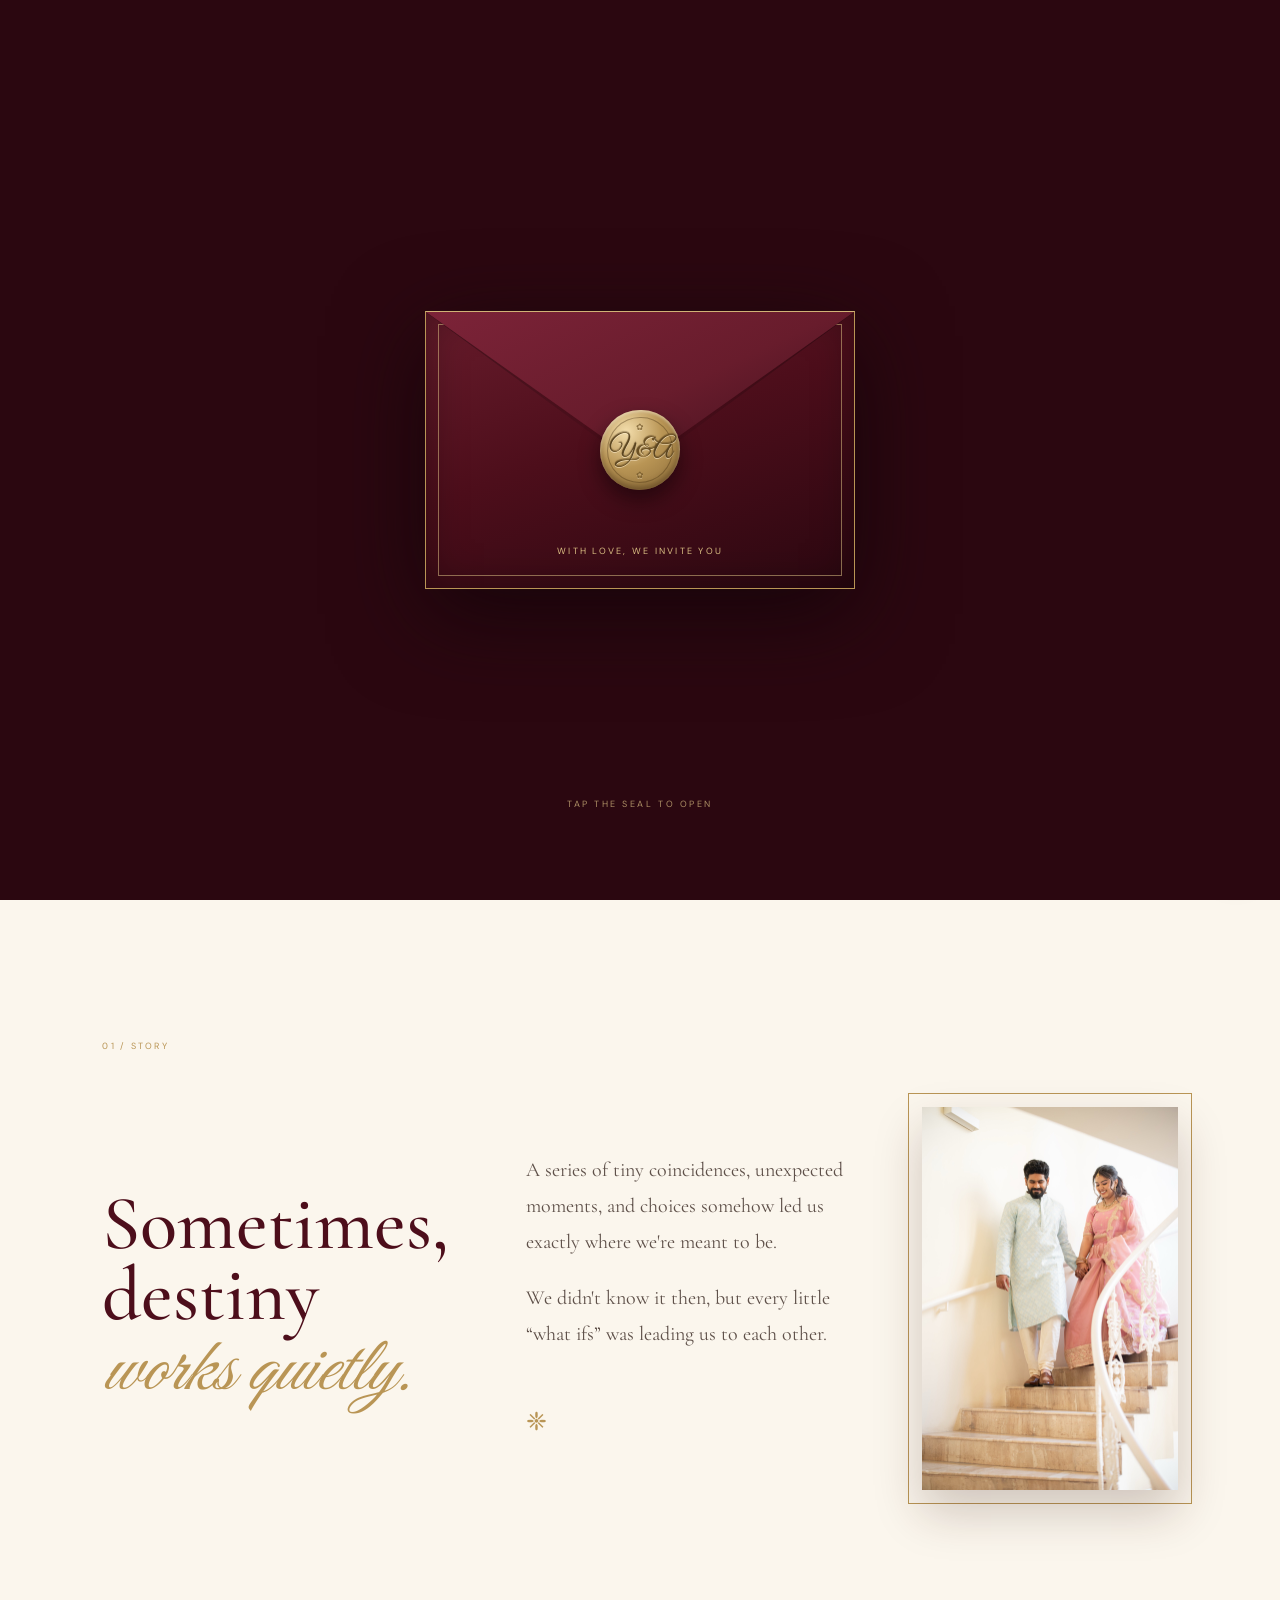
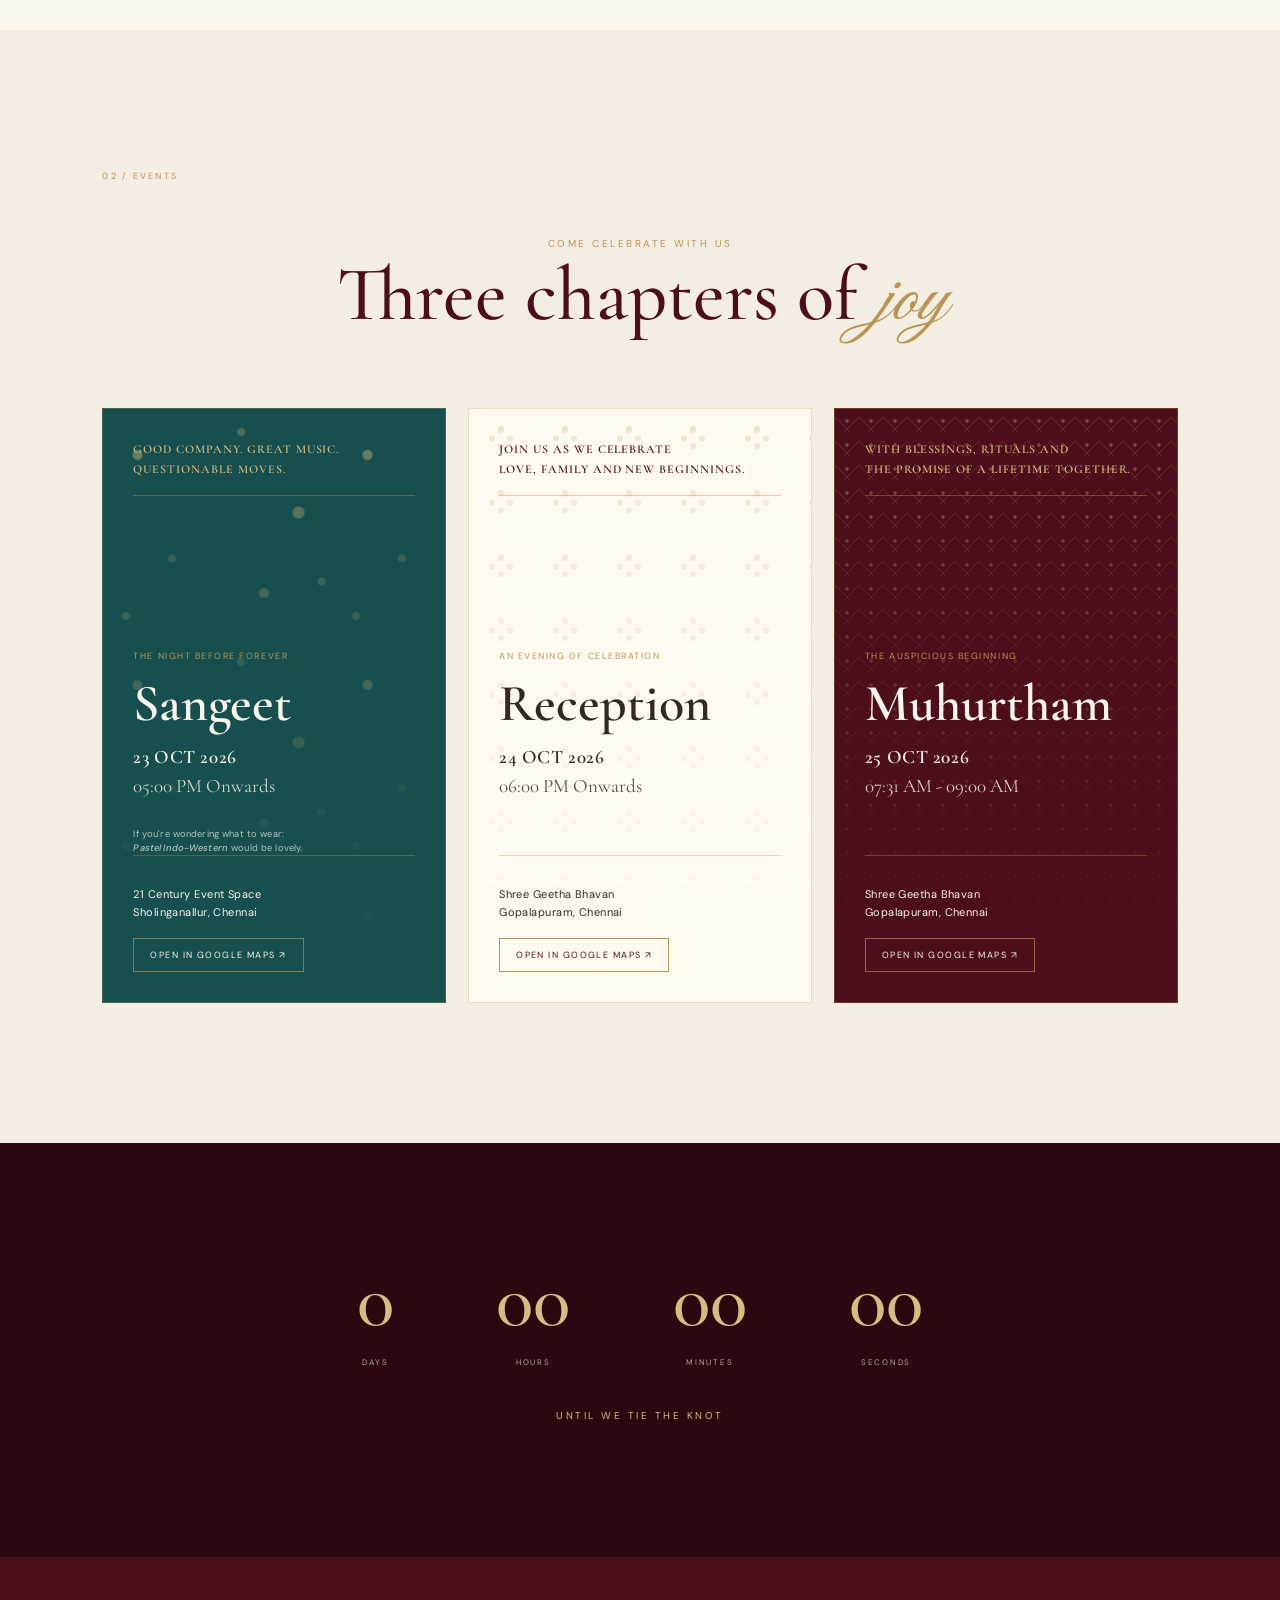
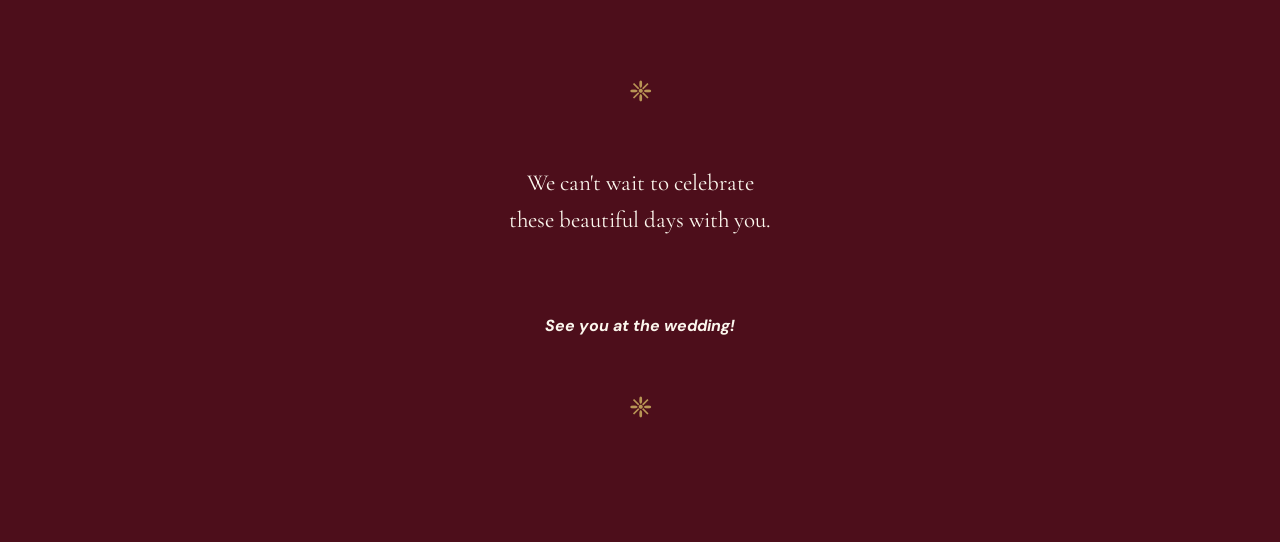
<file: 23,24,25-October/index.html>
<!doctype html>
<html lang="en">
<head>
<meta charset="utf-8"><meta name="viewport" content="width=device-width,initial-scale=1">
<meta name="theme-color" content="#4d0e1b">
<title>Yuvaraaj & Akshaya — Our Wedding</title>
<link rel="preconnect" href="https://fonts.googleapis.com"><link rel="preconnect" href="https://fonts.gstatic.com" crossorigin>
<link href="https://fonts.googleapis.com/css2?family=Cormorant+Garamond:wght@400;500;600;700&family=DM+Sans:wght@400;500;600&family=Great+Vibes&family=Marcellus&family=Parisienne&display=swap" rel="stylesheet">
<link rel="stylesheet" href="css/style.css">
</head>
<body class="locked">

<div class="envelope-screen" id="envelopeScreen">
  <div class="envelope" id="envelope">
    <div class="envelope-body">
      <button class="seal" id="sealButton" aria-label="Open invitation"><span class="seal-flourish top">✿</span><span class="seal-monogram">Y<i>&</i>A</span><span class="seal-flourish bottom">✿</span></button><p>With love, we invite you</p>
    </div>
    <div class="envelope-flap"></div>
    <div class="invitation-card">
      <div class="card-border">
        <span class="ornament">✦</span>
        <p class="eyebrow">With the blessings of our families</p>
        <h1>Yuvaraaj & Akshaya</h1>
        <p class="invite-line">joyfully invite you to celebrate<br>the beginning of our forever</p>
        <p class="card-date">23 · 24 · 25 October 2026</p><p class="card-place">Chennai</p>
        <span class="ornament">❈</span>
      </div>
    </div>
  </div>
  <p class="open-hint" id="openHint">Tap the seal to open</p>
  <audio id="bgMusic" src="audio/song.mp3" loop preload="none"></audio>
</div>

<button class="sound-toggle" id="soundToggle" aria-label="Toggle music" hidden>♪</button>

<header class="site-nav">
  <a class="brand" href="#home">Y <span>&</span> A</a>
  <nav><a href="#story">Story</a><a href="#events">Events</a></nav>
</header>

<main>
<section class="hero reveal" id="home">
  <div class="motif motif-left">✺</div><div class="hero-copy">
    <h2>Yuvaraaj</h2><h3><i>&</i></h3><h2>Akshaya</h2>
    <div class="gold-rule"></div><p class="hero-date">25 · 10 · 2026</p>
    <p class="hero-note">Three days. Three celebrations.<br>One beautiful beginning.</p>
  </div><div class="motif motif-right">✺</div><div class="kolam">◇ ◇ ◇</div>
</section>

<section class="story section reveal" id="story">
  <div class="section-label">01 / Story</div><div class="story-grid">
    <div><h3>Sometimes, destiny<br><i>works quietly.</i></h3></div>
    <div class="story-copy"><p>A series of tiny coincidences, unexpected moments, and choices somehow led us exactly where we're meant to be.</p>
    <p>We didn't know it then, but every little “what ifs” was leading us to each other.</p><div class="tiny-ornament">❈</div></div>
    <div class="story-photo"><img src="images/couple-stairs.jpeg" alt="Akshaya and YuvaraaJ"></div>
  </div>
</section>

<section class="events section reveal" id="events">
  <div class="section-label">02 / Events</div><div class="section-heading"><p class="eyebrow">Come celebrate with us</p><h3>Three chapters of <i>joy</i></h3></div>
  <div class="event-grid">
    <article class="event-card sangeet"><div class="event-texture bokeh-texture"></div><p class="event-tagline-small">Good Company. Great Music.<br>Questionable Moves.</p>
      <div class="event-spacer"></div><p class="event-kicker">The night before forever</p><h4>Sangeet</h4>
      <div class="event-datetime-big"><span class="event-date">23 OCT 2026</span><span class="event-time">05:00 PM Onwards</span></div>
      <p class="dress-code">If you're wondering what to wear: <br><i>Pastel Indo-Western</i> would be lovely.</p>
      <div class="event-venue">21 Century Event Space<br>Sholinganallur, Chennai<br><a class="card-map-button" target="_blank" rel="noopener" href="https://www.google.com/maps/search/?api=1&query=21+Century+Event+Space+Sholinganallur+Chennai">Open in Google Maps ↗</a></div></article>
    <article class="event-card reception"><div class="event-texture floral-texture"></div><p class="event-tagline-small">Join us as we celebrate<br>love, family and new beginnings.</p>
      <div class="event-spacer"></div><p class="event-kicker">An evening of celebration</p><h4>Reception</h4>
      <div class="event-datetime-big"><span class="event-date">24 OCT 2026</span><span class="event-time">06:00 PM Onwards</span></div><div class="event-venue">Shree Geetha Bhavan<br>Gopalapuram, Chennai<br><a class="card-map-button" target="_blank" rel="noopener" href="https://maps.app.goo.gl/RfTNdbBHobpae8vCA?g_st=ic">Open in Google Maps ↗</a></div></article>
    <article class="event-card muhurtham"><div class="event-texture kolam-texture"></div><p class="event-tagline-small">With blessings, rituals and<br>the promise of a lifetime together.</p>
      <div class="event-spacer"></div><p class="event-kicker">The auspicious beginning</p><h4>Muhurtham</h4>
      <div class="event-datetime-big"><span class="event-date">25 OCT 2026</span><span class="event-time">07:31 AM - 09:00 AM</span></div><div class="event-venue">Shree Geetha Bhavan<br>Gopalapuram, Chennai<br><a class="card-map-button" target="_blank" rel="noopener" href="https://www.google.com/maps/search/?api=1&query=13.0495738,80.2584821">Open in Google Maps ↗</a></div></article>
  </div>
</section>

<section class="countdown section reveal">
  <div class="countdown-grid"><div><strong id="days">—</strong><span>Days</span></div><div><strong id="hours">—</strong><span>Hours</span></div>
  <div><strong id="minutes">—</strong><span>Minutes</span></div><div><strong id="seconds">—</strong><span>Seconds</span></div></div> <br><br>
  <p class="eyebrow">Until we tie the knot</p>
</section>

<section class="closing reveal"><div class="closing-ornament">❈</div><p>We can't wait to celebrate<br>these beautiful days with you.</p>
<h4><i>See you at the wedding!</i></h4><div class="closing-ornament">❈</div></section>
</main>
<script src="js/script.js"></script>
</body></html>
</file>
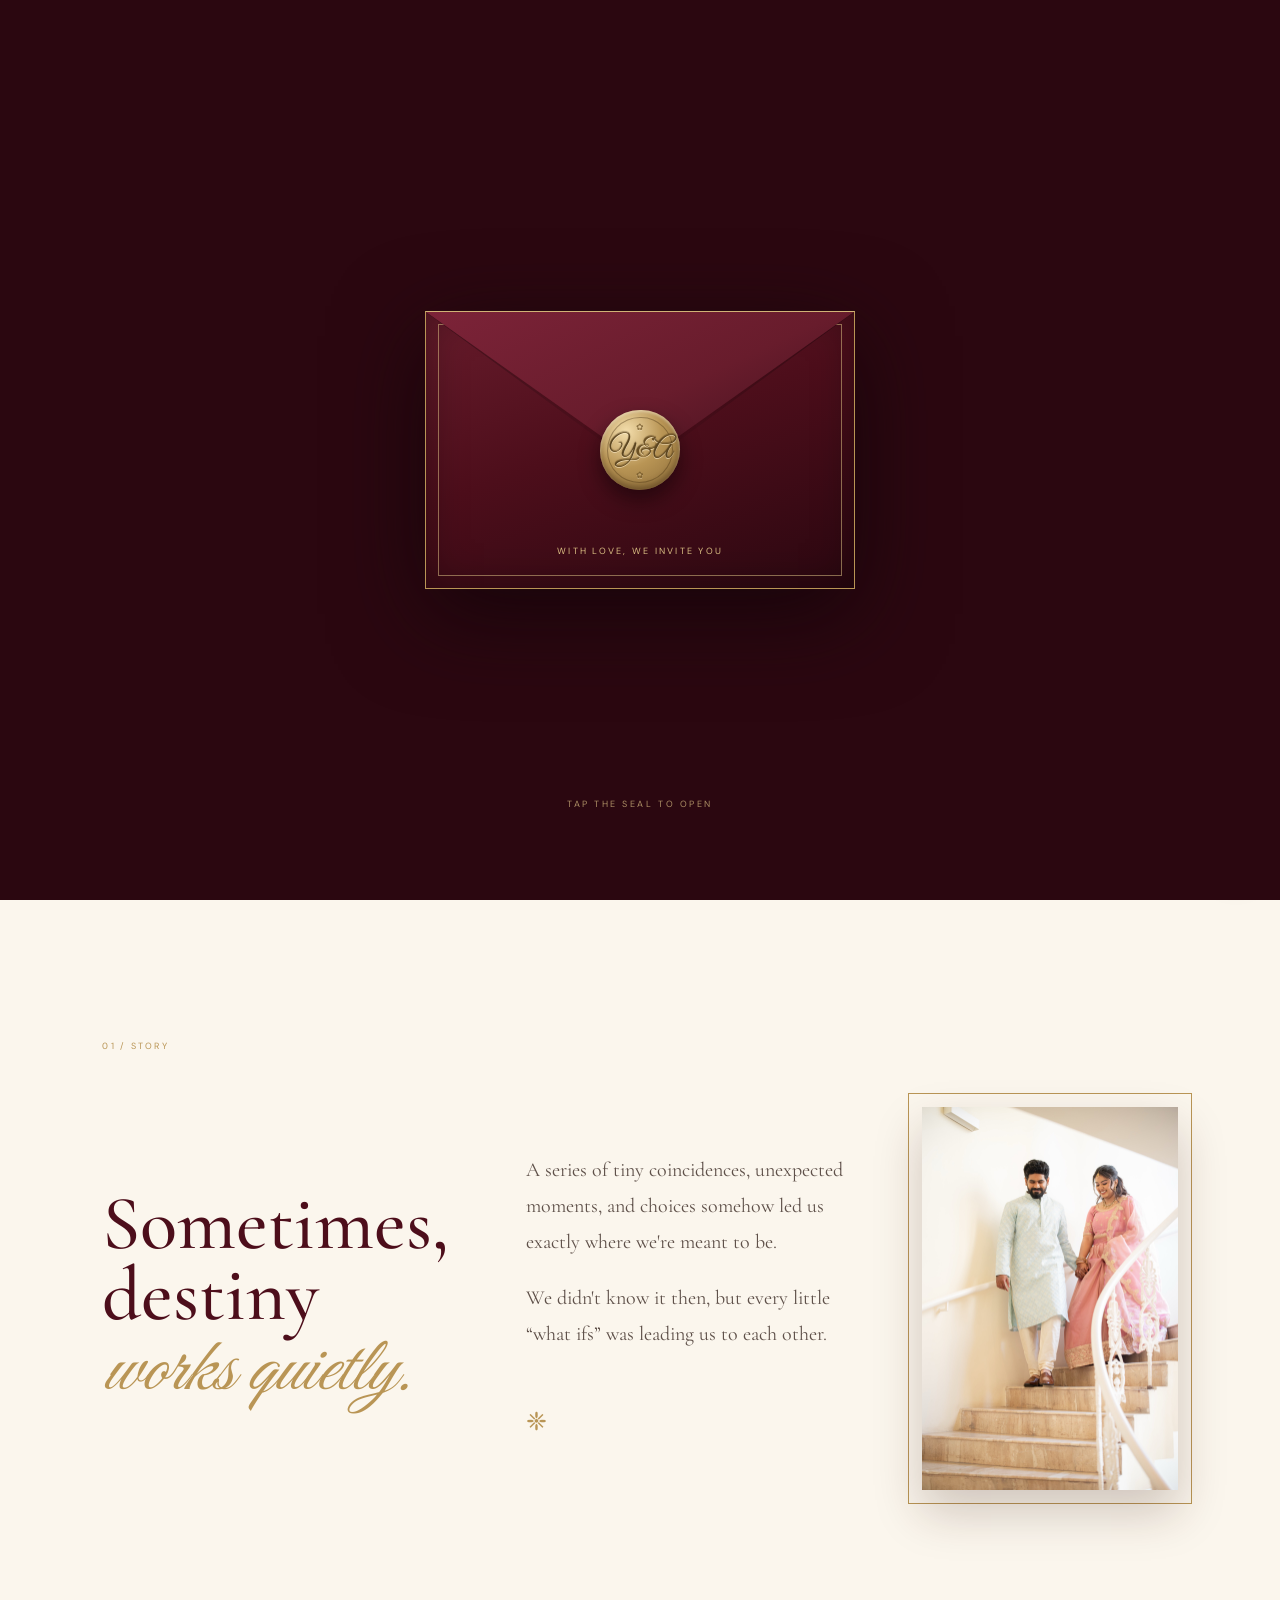
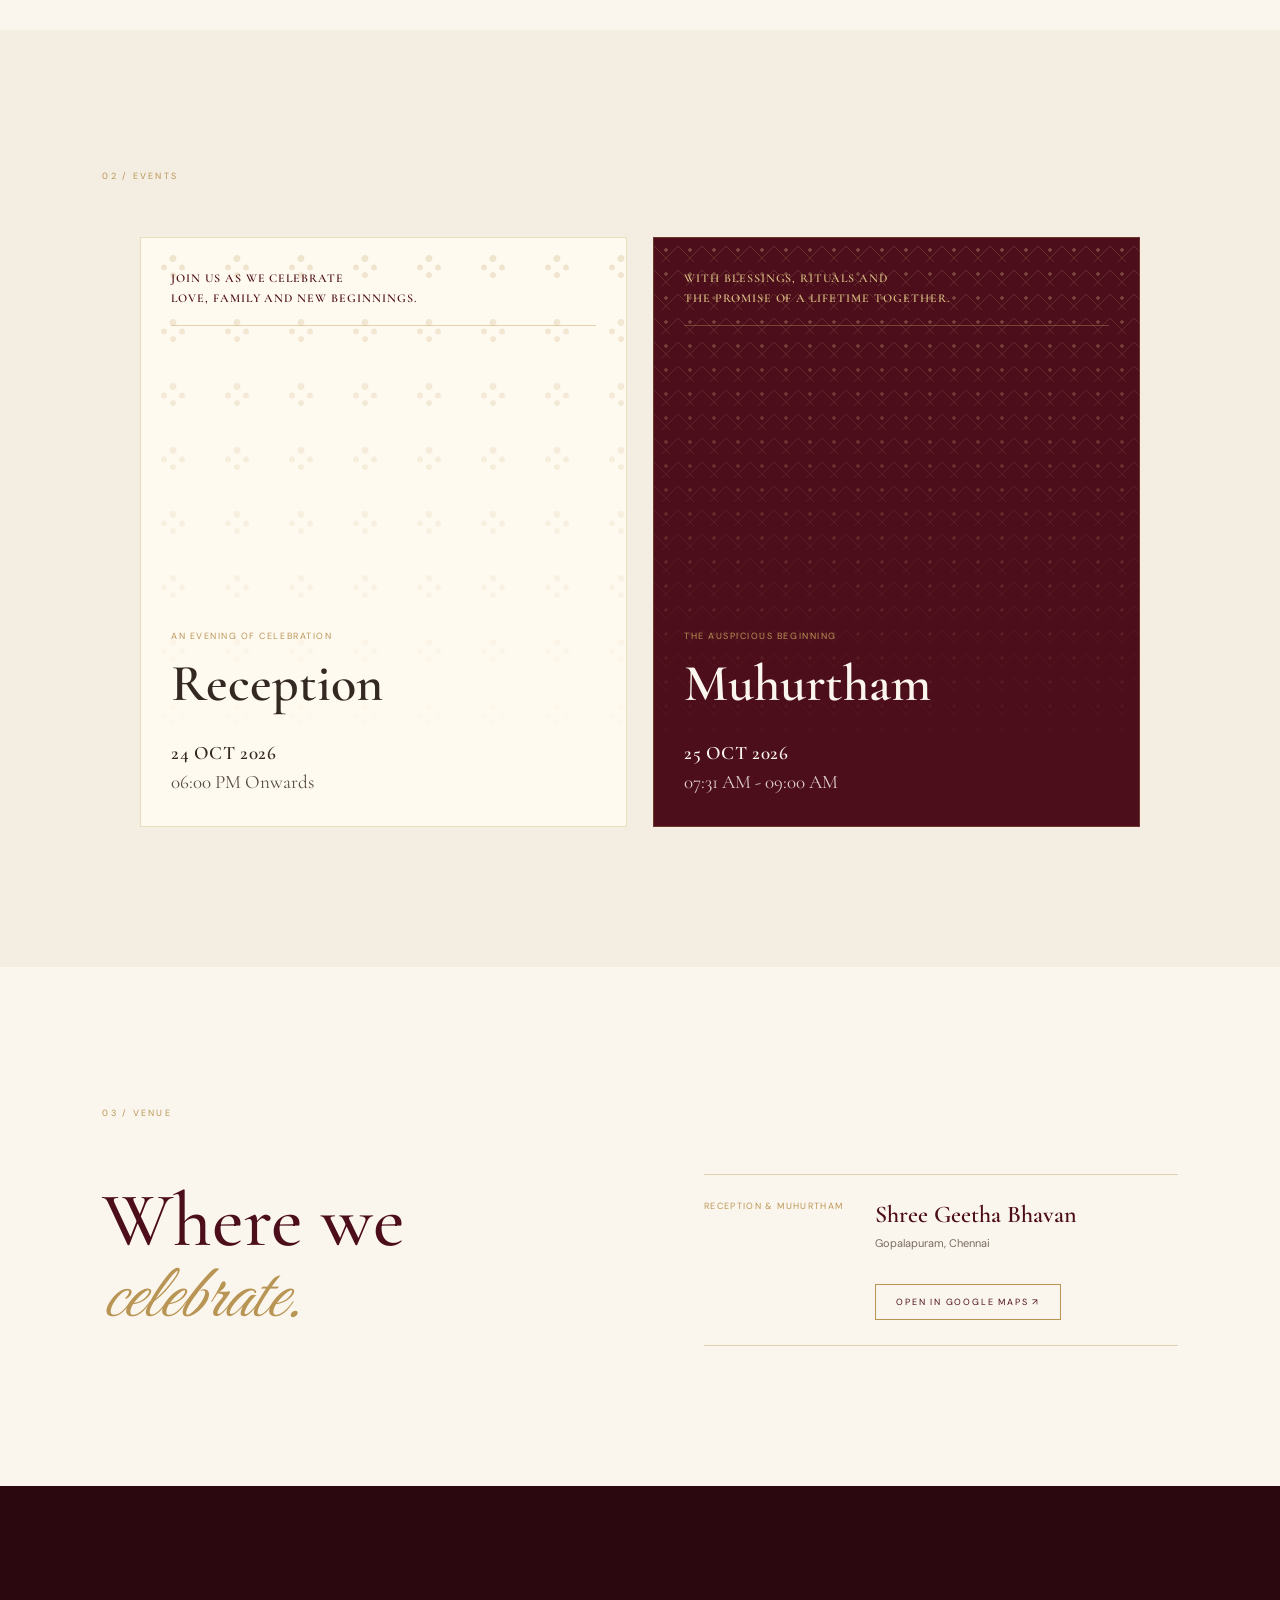
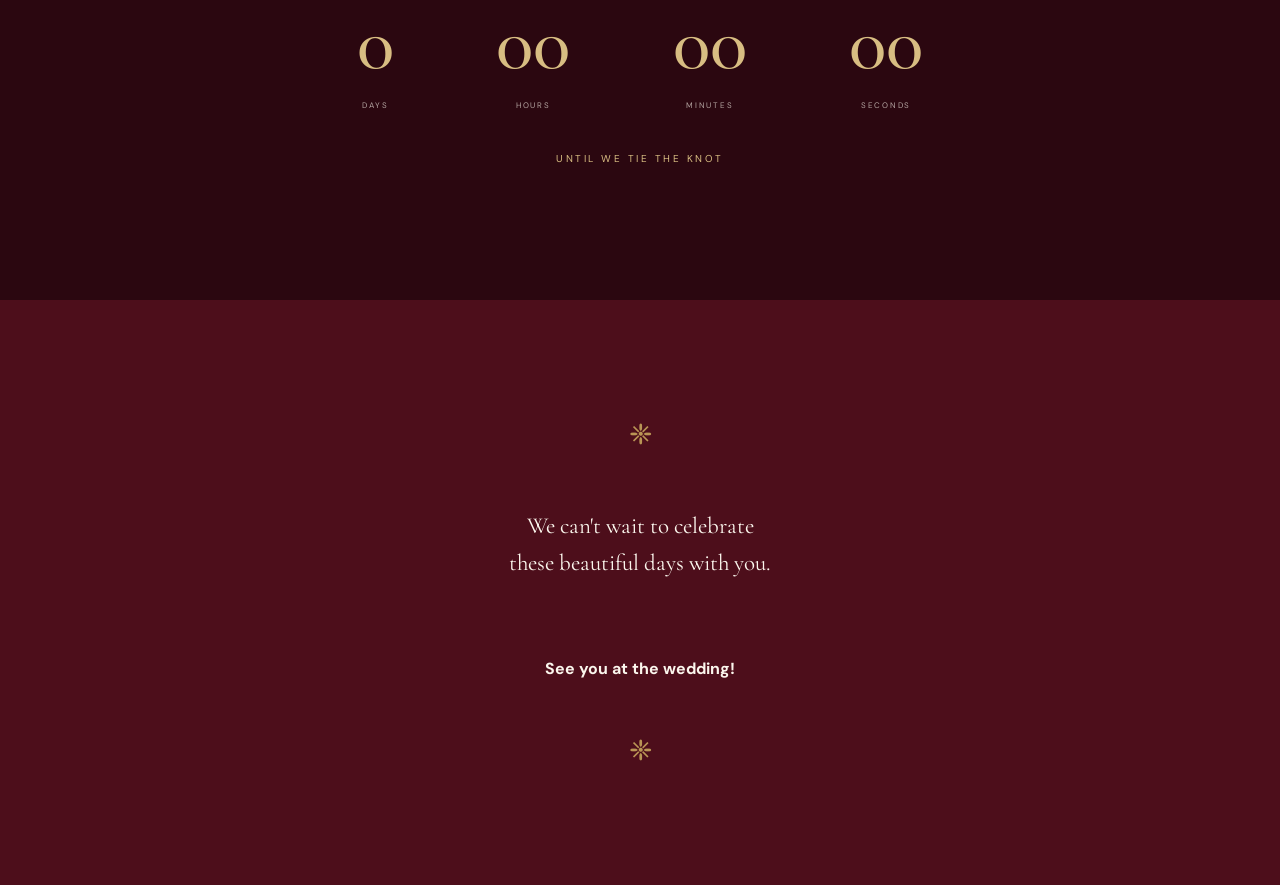
<file: 24,25-October/index.html>
<!doctype html>
<html lang="en">
<head>
<meta charset="utf-8"><meta name="viewport" content="width=device-width,initial-scale=1">
<meta name="theme-color" content="#4d0e1b">
<title>Yuvaraaj & Akshaya — Our Wedding</title>
<link rel="preconnect" href="https://fonts.googleapis.com"><link rel="preconnect" href="https://fonts.gstatic.com" crossorigin>
<link href="https://fonts.googleapis.com/css2?family=Cormorant+Garamond:wght@400;500;600;700&family=DM+Sans:wght@400;500;600&family=Great+Vibes&family=Marcellus&family=Parisienne&display=swap" rel="stylesheet">
<link rel="stylesheet" href="css/style.css">
</head>
<body class="locked">

<div class="envelope-screen" id="envelopeScreen">
  <div class="envelope" id="envelope">
    <div class="envelope-body">
      <button class="seal" id="sealButton" aria-label="Open invitation"><span class="seal-flourish top">✿</span><span class="seal-monogram">Y<i>&</i>A</span><span class="seal-flourish bottom">✿</span></button><p>With love, we invite you</p>
    </div>
    <div class="envelope-flap"></div>
    <div class="invitation-card">
      <div class="card-border">
        <span class="ornament">✦</span>
        <p class="eyebrow">With the blessings of our families</p>
        <h1>Yuvaraaj & Akshaya</h1>
        <p class="invite-line">joyfully invite you to celebrate<br>the beginning of our forever</p>
        <p class="card-date">24 · 25 October 2026</p><p class="card-place">Chennai</p>
        <span class="ornament">❈</span>
      </div>
    </div>
  </div>
  <p class="open-hint" id="openHint">Tap the seal to open</p>
  <audio id="bgMusic" src="audio/song.mp3" loop preload="none"></audio>
</div>

<button class="sound-toggle" id="soundToggle" aria-label="Toggle music" hidden>♪</button>

<header class="site-nav">
  <a class="brand" href="#home">Y <span>&</span> A</a>
  <nav><a href="#story">Story</a><a href="#events">Events</a><a href="#venue">Venue</a></nav>
</header>

<main>
<section class="hero reveal" id="home">
  <div class="motif motif-left">✺</div><div class="hero-copy">
    <h2>Akshaya</h2><h3><i>&</i></h3><h2>Yuvaraaj</h2>
    <div class="gold-rule"></div><p class="hero-date">25 · 10 · 2026</p>
    <p class="hero-note">Two hearts.<br>One beautiful beginning.</p>
  </div><div class="motif motif-right">✺</div><div class="kolam">◇ ◇ ◇</div>
</section>

<section class="story section reveal" id="story">
  <div class="section-label">01 / Story</div><div class="story-grid">
    <div><h3>Sometimes, destiny<br><i>works quietly.</i></h3></div>
    <div class="story-copy"><p>A series of tiny coincidences, unexpected moments, and choices somehow led us exactly where we're meant to be.</p>
    <p>We didn't know it then, but every little “what ifs” was leading us to each other.</p><div class="tiny-ornament">❈</div></div>
    <div class="story-photo"><img src="images/couple-stairs.jpeg" alt="Akshaya and YuvaraaJ"></div>
  </div>
</section>

<section class="events section reveal" id="events">
  <div class="section-label">02 / Events</div>
  <div class="event-grid">
    <article class="event-card reception"><div class="event-texture floral-texture"></div><p class="event-tagline-small">Join us as we celebrate<br>love, family and new beginnings.</p>
      <div class="event-lower"><div class="event-title-block"><p class="event-kicker">An evening of celebration</p><h4>Reception</h4></div>
      <div class="event-datetime-big"><span class="event-date">24 OCT 2026</span><span class="event-time">06:00 PM Onwards</span></div></div></article>
    <article class="event-card muhurtham"><div class="event-texture kolam-texture"></div><p class="event-tagline-small">With blessings, rituals and<br>the promise of a lifetime together.</p>
      <div class="event-lower"><div class="event-title-block"><p class="event-kicker">The auspicious beginning</p><h4>Muhurtham</h4></div>
      <div class="event-datetime-big"><span class="event-date">25 OCT 2026</span><span class="event-time">07:31 AM - 09:00 AM</span></div></div></article>
  </div>
</section>

<section class="venue section reveal" id="venue"><div class="section-label">03 / Venue</div><div class="venue-wrap">
  <div><h3>Where we<br><i>celebrate.</i></h3></div>
  <div class="venue-list"><div><span>Reception & Muhurtham</span><strong>Shree Geetha Bhavan</strong><small>Gopalapuram, Chennai</small>
  <a class="button" target="_blank" rel="noopener" href="https://www.google.com/maps/search/?api=1&query=13.0495738,80.2584821">Open in Google Maps ↗</a></div></div>
</div></section>

<section class="countdown section reveal">
  <div class="countdown-grid"><div><strong id="days">—</strong><span>Days</span></div><div><strong id="hours">—</strong><span>Hours</span></div>
  <div><strong id="minutes">—</strong><span>Minutes</span></div><div><strong id="seconds">—</strong><span>Seconds</span></div></div><br>
  <br><p class="eyebrow">Until we tie the knot</p>
</section>

<section class="closing reveal"><div class="closing-ornament">❈</div><p>We can't wait to celebrate<br>these beautiful days with you.</p>
<h4>See you at the wedding!</h4><div class="closing-ornament">❈</div></section>
</main>
<script src="js/script.js"></script>
</body></html>
</file>
<file: 23,24,25-October/css/style.css>
:root{--maroon:#4d0e1b;--maroon-deep:#2b0710;--maroon-soft:#681c2c;--gold:#b99555;--gold-light:#d8bd82;--teal:#164f4e;--ivory:#fbf6ed;--paper:#fffaf2;--ink:#332822;--muted:#786a61}
*{box-sizing:border-box}html{scroll-behavior:smooth}body{margin:0;background:var(--ivory);color:var(--ink);font-family:"DM Sans",sans-serif}body.locked{overflow:hidden}a{color:inherit;text-decoration:none}
.envelope-screen{position:fixed;inset:0;z-index:50;background:var(--maroon-deep);display:grid;place-items:center;overflow:hidden;transition:opacity .9s ease,visibility .9s ease}.envelope-screen.closed-out{opacity:0;visibility:hidden;pointer-events:none}
.envelope{position:relative;width:min(72vw,430px);aspect-ratio:1.55;perspective:1200px;filter:drop-shadow(0 25px 45px #17040a)}.envelope-body{position:absolute;inset:0;background:linear-gradient(160deg,var(--maroon-soft) 0%,var(--maroon) 45%,var(--maroon-deep) 100%);border:1px solid var(--gold);display:grid;place-items:center;overflow:hidden;box-shadow:inset 0 0 40px rgba(0,0,0,.35)}.envelope-body:before{content:"";position:absolute;inset:12px;border:1px solid rgba(216,189,130,.55)}.envelope-body:after{content:"";position:absolute;left:0;right:0;top:0;height:57%;background:linear-gradient(to bottom,rgba(0,0,0,.32),transparent);clip-path:polygon(0 0,100% 0,50% 100%);pointer-events:none}.envelope-body p{position:absolute;bottom:22px;color:var(--gold-light);font-size:9px;letter-spacing:.25em;text-transform:uppercase}
.seal{width:80px;height:80px;z-index:5;position:relative;border-radius:50% 48% 51% 49%/51% 49% 51% 49%;background:radial-gradient(circle at 33% 27%,#f3ddab 0%,var(--gold) 45%,#8a6a37 100%);box-shadow:0 10px 20px rgba(10,2,4,.5),inset 0 2px 3px rgba(255,246,222,.5),inset 0 -4px 7px rgba(50,32,10,.45);display:grid;place-items:center;transition:opacity .5s ease .05s,transform .6s cubic-bezier(.3,.6,.3,1) .05s,box-shadow .3s;border:none;padding:0;cursor:pointer;font:inherit;animation:sealPulse 2.6s ease-in-out infinite}.seal:hover{box-shadow:0 12px 26px rgba(10,2,4,.55),inset 0 2px 3px rgba(255,246,222,.6),inset 0 -4px 7px rgba(50,32,10,.4),0 0 0 4px rgba(216,189,130,.25)}.envelope.open .seal{opacity:0;transform:scale(.35) rotate(-16deg);animation:none}
@keyframes sealPulse{0%,100%{transform:scale(1);box-shadow:0 10px 20px rgba(10,2,4,.5),inset 0 2px 3px rgba(255,246,222,.5),inset 0 -4px 7px rgba(50,32,10,.45),0 0 0 0 rgba(216,189,130,.35)}50%{transform:scale(1.045);box-shadow:0 10px 20px rgba(10,2,4,.5),inset 0 2px 3px rgba(255,246,222,.5),inset 0 -4px 7px rgba(50,32,10,.45),0 0 0 8px rgba(216,189,130,0)}}
.open-hint{position:absolute;bottom:9%;left:50%;transform:translateX(-50%);color:var(--gold-light);font-size:9px;letter-spacing:.28em;text-transform:uppercase;opacity:.75;transition:opacity .5s ease;animation:hintFade 2.6s ease-in-out infinite}.open-hint.faded{opacity:0;animation:none}
@keyframes hintFade{0%,100%{opacity:.55}50%{opacity:.9}}
.seal:before{content:"";position:absolute;inset:7px;border-radius:inherit;border:1px solid rgba(74,52,18,.4)}
.seal-monogram{font-family:"Great Vibes";font-size:27px;line-height:1;color:#5c451f;text-shadow:0 1px 0 rgba(255,241,214,.65),0 -1px 1px rgba(58,38,10,.55);position:relative;z-index:1}.seal-monogram i{font-style:normal;margin:0 1px;color:#6b5023}
.seal-flourish{position:absolute;font-size:9px;color:#6b5023;opacity:.7;text-shadow:0 1px 0 rgba(255,241,214,.5)}.seal-flourish.top{top:11px}.seal-flourish.bottom{bottom:9px}
.envelope-flap{position:absolute;z-index:4;left:0;right:0;top:0;height:55%;background:linear-gradient(155deg,#7c2338 0%,var(--maroon-soft) 55%,#3d0f1c 100%);clip-path:polygon(0 0,100% 0,50% 100%);border-top:1px solid var(--gold-light);transform-origin:top;transition:transform 1.1s cubic-bezier(.2,.75,.2,1);filter:drop-shadow(0 8px 12px rgba(0,0,0,.4))}.envelope.open .envelope-flap{transform:rotateX(180deg)}
.invitation-card{position:absolute;z-index:3;left:7%;right:7%;top:8%;bottom:5%;background:var(--paper);padding:10px;transform:translateY(38%) scale(.94);opacity:0;transition:transform 1.15s .3s cubic-bezier(.2,.8,.2,1),opacity .5s .35s ease;box-shadow:0 12px 30px rgba(0,0,0,.18)}.envelope.open .invitation-card{transform:translateY(-4%) scale(1);opacity:1}
.card-border{height:100%;border:1px solid var(--gold);outline:1px solid rgba(185,149,85,.35);outline-offset:-6px;display:flex;flex-direction:column;align-items:center;justify-content:center;text-align:center;padding:18px}.ornament{color:var(--gold);font-size:18px;display:inline-block;animation:ornamentShimmer 4.5s ease-in-out infinite}.eyebrow{font-size:10px;letter-spacing:.25em;text-transform:uppercase;color:var(--gold);margin:0 0 15px}.card-border .eyebrow{font-size:8px;margin:9px 0}.card-border h1{font:600 clamp(26px,5vw,39px) "Cormorant Garamond";margin:5px 0 8px;color:var(--maroon)}.card-border h1 i,.hero h2 i{font-family:"Great Vibes";font-weight:400;color:var(--gold)}.invite-line{font:400 12px/1.6 "Cormorant Garamond";margin:4px 0 10px}.card-date{font-size:8px;letter-spacing:.2em;text-transform:uppercase;color:var(--maroon);margin:3px}.card-place{font-size:8px;letter-spacing:.2em;text-transform:uppercase;color:var(--muted);margin:0 0 8px}
.site-nav{position:fixed;z-index:20;top:0;left:0;right:0;height:76px;padding:0 5vw;display:flex;align-items:center;justify-content:space-between;background:rgba(251,246,237,.88);backdrop-filter:blur(12px);border-bottom:1px solid rgba(185,149,85,.18);opacity:0;transform:translateY(-15px);transition:.7s .3s}.site-nav.visible{opacity:1;transform:none}.brand{font:600 21px "Cormorant Garamond";color:var(--maroon)}.brand span{font-family:"Great Vibes";color:var(--gold)}.site-nav nav{display:flex;gap:34px;font-size:10px;text-transform:uppercase;letter-spacing:.18em;color:var(--maroon)}
.hero{min-height:100svh;background:var(--maroon);color:var(--ivory);display:grid;place-items:center;text-align:center;position:relative;overflow:hidden;padding:100px 20px 70px}.hero:before{content:"";position:absolute;inset:5%;border:1px solid rgba(216,189,130,.32)}.hero:after{content:"";position:absolute;inset:7%;border:1px solid rgba(216,189,130,.13)}.hero-copy{position:relative;z-index:2}.hero .eyebrow{color:var(--gold-light)}.hero h2{font:600 clamp(58px,11vw,125px)/.8 "Cormorant Garamond";margin:0 0 24px}.hero h3{margin:6px 0}.hero h3 i{display:inline-block;animation:ampGlow 3.2s ease-in-out infinite;text-shadow:0 0 0 rgba(216,189,130,0)}.gold-rule{height:1px;width:100px;background:var(--gold);margin:auto}.hero-date{font-size:14px;letter-spacing:.45em;margin:23px 0;color:var(--gold-light)}.hero-note{font:400 14px/1.7 "Cormorant Garamond";opacity:.82}.motif{position:absolute;color:var(--gold);font-size:160px;opacity:.12;animation:motifFloat 9s ease-in-out infinite}.motif-left{left:-55px;top:22%}.motif-right{right:-55px;bottom:18%;animation-delay:-4.5s}.kolam{position:absolute;bottom:8%;font-size:25px;letter-spacing:14px;color:var(--gold);opacity:.35}
.section{padding:140px 8vw;max-width:1450px;margin:auto}.section-label{font-size:9px;letter-spacing:.25em;color:var(--gold);text-transform:uppercase;margin-bottom:55px}.story-grid{display:grid;grid-template-columns:.9fr 1fr .8fr;gap:6vw;align-items:center}.venue-wrap{display:grid;grid-template-columns:1fr 1fr;gap:10vw;align-items:center}
.story-photo{position:relative}.story-photo:before{content:"";position:absolute;inset:-14px;border:1px solid var(--gold);z-index:0}.story-photo img{position:relative;z-index:1;display:block;width:100%;height:100%;min-height:380px;object-fit:cover;object-position:top center;box-shadow:0 22px 45px rgba(57,27,18,.22)}h3{font:500 clamp(48px,6vw,82px)/.92 "Cormorant Garamond";color:var(--maroon);margin:0}h3 i{font-family:"Great Vibes";font-weight:400;color:var(--gold)}
.story-copy{max-width:530px;font:400 20px/1.8 "Cormorant Garamond";color:#5f514a}.story-copy p{margin:0 0 20px}.tiny-ornament{color:var(--gold);font-size:25px;margin-top:28px;display:inline-block;animation:ornamentShimmer 5s ease-in-out infinite .8s}.events{background:#f4ede2;max-width:none;padding-left:8vw;padding-right:8vw}.section-heading{text-align:center;margin-bottom:70px}.section-heading .eyebrow{margin-bottom:10px}.event-grid{display:grid;grid-template-columns:repeat(3,1fr);gap:22px;max-width:1250px;margin:auto}.event-card{min-height:590px;padding:30px;display:flex;flex-direction:column;position:relative;overflow:hidden;border:1px solid rgba(185,149,85,.3);transition:transform .45s,box-shadow .45s}.event-card:hover{transform:translateY(-9px);box-shadow:0 22px 50px rgba(57,27,18,.13)}.sangeet{background:var(--teal);color:var(--ivory)}.reception{background:#fffaf0}.muhurtham{background:var(--maroon);color:var(--ivory)}.event-tagline-small{font:600 12px/1.7 "Cormorant Garamond";letter-spacing:.08em;text-transform:uppercase;color:var(--gold-light);margin:0 0 4px;padding-bottom:16px;border-bottom:1px solid rgba(185,149,85,.4)}.reception .event-tagline-small{color:var(--maroon)}
.event-spacer{height:150px}.event-texture{position:absolute;inset:0;z-index:0;pointer-events:none}.event-card>*:not(.event-texture){position:relative;z-index:1}
.bokeh-texture{opacity:.5;background-image:radial-gradient(circle at 15% 20%,rgba(216,189,130,.9) 0 4px,transparent 6px),radial-gradient(circle at 60% 10%,rgba(216,189,130,.6) 0 3px,transparent 5px),radial-gradient(circle at 85% 45%,rgba(216,189,130,.8) 0 5px,transparent 7px),radial-gradient(circle at 30% 65%,rgba(216,189,130,.5) 0 3px,transparent 5px),radial-gradient(circle at 70% 80%,rgba(216,189,130,.7) 0 4px,transparent 6px),radial-gradient(circle at 10% 90%,rgba(216,189,130,.6) 0 3px,transparent 5px),radial-gradient(circle at 95% 75%,rgba(216,189,130,.55) 0 3px,transparent 5px);background-size:230px 230px;mask-image:linear-gradient(to bottom,#000,transparent 92%);animation:driftBokeh 26s linear infinite}
.floral-texture{opacity:.22;background-image:radial-gradient(circle at 50% 32%,var(--gold) 0 3px,transparent 4px),radial-gradient(circle at 36% 46%,var(--gold) 0 2.5px,transparent 3.5px),radial-gradient(circle at 64% 46%,var(--gold) 0 2.5px,transparent 3.5px),radial-gradient(circle at 50% 58%,var(--gold) 0 2.5px,transparent 3.5px);background-size:64px 64px;mask-image:linear-gradient(to bottom,#000,transparent 92%);animation:driftFloral 16s linear infinite}
.kolam-texture{opacity:.34;background-image:radial-gradient(circle,var(--gold-light) 1.5px,transparent 2px),repeating-linear-gradient(45deg,transparent 0 11px,rgba(216,189,130,.55) 11px 12px,transparent 12px 23px),repeating-linear-gradient(-45deg,transparent 0 11px,rgba(216,189,130,.55) 11px 12px,transparent 12px 23px);background-size:24px 24px;mask-image:linear-gradient(to bottom,#000,transparent 92%);animation:driftKolam 10s linear infinite}
@keyframes driftBokeh{0%{background-position:0 0}100%{background-position:230px 115px}}
@keyframes driftFloral{0%{background-position:0 0}100%{background-position:-128px 128px}}
@keyframes driftKolam{0%{background-position:0 0}100%{background-position:48px 48px}}
.event-kicker{font-size:9px;text-transform:uppercase;letter-spacing:.17em;color:var(--gold);margin:0 0 10px}.event-card h4{font:600 52px "Cormorant Garamond";margin:0 0 8px}.event-datetime-big{font:400 19px/1.5 "Cormorant Garamond";margin:0 0 20px}.event-datetime-big .event-date{display:block;font-weight:600;letter-spacing:.03em}.event-datetime-big .event-time{display:block;opacity:.82}.event-venue{margin-top:auto;padding-top:30px;border-top:1px solid rgba(185,149,85,.35);font-size:11px;line-height:1.6;letter-spacing:.04em}
.card-map-button{margin-top:16px;display:inline-flex;align-items:center;gap:8px;width:fit-content;border:1px solid rgba(185,149,85,.65);color:inherit;padding:9px 16px;font-size:9px;letter-spacing:.16em;text-transform:uppercase;transition:.3s}.card-map-button:hover{background:var(--gold);border-color:var(--gold);color:var(--maroon-deep)}.reception .card-map-button{border-color:var(--gold);color:var(--maroon)}.reception .card-map-button:hover{color:var(--ivory)}
.countdown{background:var(--maroon-deep);max-width:none;color:var(--ivory);text-align:center;padding-top:110px;padding-bottom:120px}.countdown .eyebrow{color:var(--gold-light)}.countdown-grid{display:flex;justify-content:center;gap:clamp(30px,8vw,120px)}.countdown-grid div{display:flex;flex-direction:column;gap:10px}.countdown-grid strong{font:500 clamp(42px,7vw,78px) "Cormorant Garamond";color:var(--gold-light)}.countdown-grid span{font-size:8px;letter-spacing:.22em;text-transform:uppercase;opacity:.65}
.venue{background:var(--ivory)}.venue-list{border-top:1px solid rgba(185,149,85,.4)}.venue-list>div{padding:25px 0;border-bottom:1px solid rgba(185,149,85,.4);display:grid;grid-template-columns:1fr 2fr;gap:20px}.venue-list span{font-size:9px;text-transform:uppercase;letter-spacing:.15em;color:var(--gold)}.venue-list strong{font:600 24px "Cormorant Garamond";color:var(--maroon)}.venue-list small{grid-column:2;color:var(--muted);font-size:11px;margin-top:-13px}.venue-list .button{grid-column:2;justify-self:start;margin-top:14px;display:inline-flex;align-items:center;gap:9px;white-space:nowrap;border:1px solid var(--gold);color:var(--maroon);padding:11px 20px;font-size:9px;letter-spacing:.2em;text-transform:uppercase;transition:.3s}.venue-list .button:hover{background:var(--gold);color:var(--ivory)}
.sound-toggle{position:fixed;z-index:30;right:22px;bottom:22px;width:44px;height:44px;border-radius:50%;border:1px solid var(--gold);background:rgba(251,246,237,.9);backdrop-filter:blur(8px);color:var(--maroon);font-size:16px;display:grid;place-items:center;cursor:pointer;transition:.3s;box-shadow:0 8px 22px rgba(57,27,18,.15)}.sound-toggle:hover{background:var(--gold);color:var(--ivory)}.sound-toggle.muted{opacity:.55}
.closing{min-height:65vh;background:var(--maroon);color:var(--ivory);display:grid;place-items:center;text-align:center;padding:100px 20px}.closing p{font:400 23px/1.6 "Cormorant Garamond"}.closing h3{color:var(--ivory);font-size:54px}.closing h3 i{color:var(--gold-light)}.closing-ornament{color:var(--gold);font-size:28px;display:inline-block;animation:ornamentShimmer 4.5s ease-in-out infinite 1.2s}.reveal{opacity:0;transform:translateY(35px);transition:opacity .9s ease,transform .9s ease}.reveal.in-view{opacity:1;transform:none}
@keyframes pulse{50%{transform:scale(1.05);box-shadow:0 0 25px rgba(216,189,130,.12)}}@keyframes float{50%{transform:translateY(-20px) rotate(8deg)}}@keyframes sound{50%{transform:translateY(-13px) scale(1.05)}}
@keyframes motifFloat{0%,100%{transform:translateY(0) rotate(0deg) scale(1)}33%{transform:translateY(-30px) rotate(10deg) scale(1.05)}66%{transform:translateY(14px) rotate(-8deg) scale(.97)}}
@keyframes ornamentShimmer{0%,100%{opacity:1;transform:rotate(0deg) scale(1)}50%{opacity:.5;transform:rotate(14deg) scale(1.15)}}
@keyframes ampGlow{0%,100%{transform:scale(1);text-shadow:0 0 0 rgba(216,189,130,0)}50%{transform:scale(1.1);text-shadow:0 0 18px rgba(216,189,130,.65)}}
@media(max-width:800px){.site-nav{height:62px}.site-nav nav{gap:17px}.hero h2{font-size:60px}.section{padding:95px 7vw}.story-grid,.venue-wrap{grid-template-columns:1fr;gap:50px}.story-photo img{min-height:280px}.event-grid{grid-template-columns:1fr}.event-card{min-height:520px}.countdown-grid{gap:20px}.countdown-grid strong{font-size:38px}.venue-list>div{grid-template-columns:1fr}.venue-list small{grid-column:1;margin-top:-10px}.venue-list .button{grid-column:1}.motif{font-size:100px}
.envelope{aspect-ratio:1.05}.invitation-card{left:5%;right:5%;top:6%;bottom:4%;overflow:hidden}.card-border{padding:10px;outline-offset:-4px}.card-border .eyebrow{font-size:6.5px;margin:0 0 4px;letter-spacing:.18em}.card-border h1{font-size:clamp(19px,6.4vw,26px);margin:2px 0 4px}.invite-line{font-size:9.5px;line-height:1.4;margin:2px 0 6px}.card-date{font-size:6.5px;margin:2px;letter-spacing:.15em}.card-place{font-size:6.5px;margin:0 0 3px;letter-spacing:.15em}.card-border .ornament{font-size:13px}}
@media(prefers-reduced-motion:reduce){*,*:before,*:after{scroll-behavior:auto!important;animation:none!important;transition-duration:.01ms!important}}
.dress-code {margin: 8px 0 0;font-size: 0.58rem;line-height: 1.45;font-weight: 400;letter-spacing: 0.015em;opacity: 0.7;max-width: 500px;}
.dress-code i {font-style: italic;font-weight: 500;}
</file>
<file: 24,25-October/css/style.css>
:root{--maroon:#4d0e1b;--maroon-deep:#2b0710;--maroon-soft:#681c2c;--gold:#b99555;--gold-light:#d8bd82;--teal:#164f4e;--ivory:#fbf6ed;--paper:#fffaf2;--ink:#332822;--muted:#786a61}
*{box-sizing:border-box}html{scroll-behavior:smooth}body{margin:0;background:var(--ivory);color:var(--ink);font-family:"DM Sans",sans-serif}body.locked{overflow:hidden}a{color:inherit;text-decoration:none}
.envelope-screen{position:fixed;inset:0;z-index:50;background:var(--maroon-deep);display:grid;place-items:center;overflow:hidden;transition:opacity .9s ease,visibility .9s ease}.envelope-screen.closed-out{opacity:0;visibility:hidden;pointer-events:none}
.envelope{position:relative;width:min(72vw,430px);aspect-ratio:1.55;perspective:1200px;filter:drop-shadow(0 25px 45px #17040a)}.envelope-body{position:absolute;inset:0;background:linear-gradient(160deg,var(--maroon-soft) 0%,var(--maroon) 45%,var(--maroon-deep) 100%);border:1px solid var(--gold);display:grid;place-items:center;overflow:hidden;box-shadow:inset 0 0 40px rgba(0,0,0,.35)}.envelope-body:before{content:"";position:absolute;inset:12px;border:1px solid rgba(216,189,130,.55)}.envelope-body:after{content:"";position:absolute;left:0;right:0;top:0;height:57%;background:linear-gradient(to bottom,rgba(0,0,0,.32),transparent);clip-path:polygon(0 0,100% 0,50% 100%);pointer-events:none}.envelope-body p{position:absolute;bottom:22px;color:var(--gold-light);font-size:9px;letter-spacing:.25em;text-transform:uppercase}
.seal{width:80px;height:80px;z-index:5;position:relative;border-radius:50% 48% 51% 49%/51% 49% 51% 49%;background:radial-gradient(circle at 33% 27%,#f3ddab 0%,var(--gold) 45%,#8a6a37 100%);box-shadow:0 10px 20px rgba(10,2,4,.5),inset 0 2px 3px rgba(255,246,222,.5),inset 0 -4px 7px rgba(50,32,10,.45);display:grid;place-items:center;transition:opacity .5s ease .05s,transform .6s cubic-bezier(.3,.6,.3,1) .05s,box-shadow .3s;border:none;padding:0;cursor:pointer;font:inherit;animation:sealPulse 2.6s ease-in-out infinite}.seal:hover{box-shadow:0 12px 26px rgba(10,2,4,.55),inset 0 2px 3px rgba(255,246,222,.6),inset 0 -4px 7px rgba(50,32,10,.4),0 0 0 4px rgba(216,189,130,.25)}.envelope.open .seal{opacity:0;transform:scale(.35) rotate(-16deg);animation:none}
@keyframes sealPulse{0%,100%{transform:scale(1);box-shadow:0 10px 20px rgba(10,2,4,.5),inset 0 2px 3px rgba(255,246,222,.5),inset 0 -4px 7px rgba(50,32,10,.45),0 0 0 0 rgba(216,189,130,.35)}50%{transform:scale(1.045);box-shadow:0 10px 20px rgba(10,2,4,.5),inset 0 2px 3px rgba(255,246,222,.5),inset 0 -4px 7px rgba(50,32,10,.45),0 0 0 8px rgba(216,189,130,0)}}
.open-hint{position:absolute;bottom:9%;left:50%;transform:translateX(-50%);color:var(--gold-light);font-size:9px;letter-spacing:.28em;text-transform:uppercase;opacity:.75;transition:opacity .5s ease;animation:hintFade 2.6s ease-in-out infinite}.open-hint.faded{opacity:0;animation:none}
@keyframes hintFade{0%,100%{opacity:.55}50%{opacity:.9}}
.seal:before{content:"";position:absolute;inset:7px;border-radius:inherit;border:1px solid rgba(74,52,18,.4)}
.seal-monogram{font-family:"Great Vibes";font-size:27px;line-height:1;color:#5c451f;text-shadow:0 1px 0 rgba(255,241,214,.65),0 -1px 1px rgba(58,38,10,.55);position:relative;z-index:1}.seal-monogram i{font-style:normal;margin:0 1px;color:#6b5023}
.seal-flourish{position:absolute;font-size:9px;color:#6b5023;opacity:.7;text-shadow:0 1px 0 rgba(255,241,214,.5)}.seal-flourish.top{top:11px}.seal-flourish.bottom{bottom:9px}
.envelope-flap{position:absolute;z-index:4;left:0;right:0;top:0;height:55%;background:linear-gradient(155deg,#7c2338 0%,var(--maroon-soft) 55%,#3d0f1c 100%);clip-path:polygon(0 0,100% 0,50% 100%);border-top:1px solid var(--gold-light);transform-origin:top;transition:transform 1.1s cubic-bezier(.2,.75,.2,1);filter:drop-shadow(0 8px 12px rgba(0,0,0,.4))}.envelope.open .envelope-flap{transform:rotateX(180deg)}
.invitation-card{position:absolute;z-index:3;left:7%;right:7%;top:8%;bottom:5%;background:var(--paper);padding:10px;transform:translateY(38%) scale(.94);opacity:0;transition:transform 1.15s .3s cubic-bezier(.2,.8,.2,1),opacity .5s .35s ease;box-shadow:0 12px 30px rgba(0,0,0,.18)}.envelope.open .invitation-card{transform:translateY(-4%) scale(1);opacity:1}
.card-border{height:100%;border:1px solid var(--gold);outline:1px solid rgba(185,149,85,.35);outline-offset:-6px;display:flex;flex-direction:column;align-items:center;justify-content:center;text-align:center;padding:18px}.ornament{color:var(--gold);font-size:18px;display:inline-block;animation:ornamentShimmer 4.5s ease-in-out infinite}.eyebrow{font-size:10px;letter-spacing:.25em;text-transform:uppercase;color:var(--gold);margin:0 0 15px}.card-border .eyebrow{font-size:8px;margin:9px 0}.card-border h1{font:600 clamp(26px,5vw,39px) "Cormorant Garamond";margin:5px 0 8px;color:var(--maroon)}.card-border h1 i,.hero h2 i{font-family:"Great Vibes";font-weight:400;color:var(--gold)}.invite-line{font:400 12px/1.6 "Cormorant Garamond";margin:4px 0 10px}.card-date{font-size:8px;letter-spacing:.2em;text-transform:uppercase;color:var(--maroon);margin:3px}.card-place{font-size:8px;letter-spacing:.2em;text-transform:uppercase;color:var(--muted);margin:0 0 8px}
.site-nav{position:fixed;z-index:20;top:0;left:0;right:0;height:76px;padding:0 5vw;display:flex;align-items:center;justify-content:space-between;background:rgba(251,246,237,.88);backdrop-filter:blur(12px);border-bottom:1px solid rgba(185,149,85,.18);opacity:0;transform:translateY(-15px);transition:.7s .3s}.site-nav.visible{opacity:1;transform:none}.brand{font:600 21px "Cormorant Garamond";color:var(--maroon)}.brand span{font-family:"Great Vibes";color:var(--gold)}.site-nav nav{display:flex;gap:34px;font-size:10px;text-transform:uppercase;letter-spacing:.18em;color:var(--maroon)}
.hero{min-height:100svh;background:var(--maroon);color:var(--ivory);display:grid;place-items:center;text-align:center;position:relative;overflow:hidden;padding:100px 20px 70px}.hero:before{content:"";position:absolute;inset:5%;border:1px solid rgba(216,189,130,.32)}.hero:after{content:"";position:absolute;inset:7%;border:1px solid rgba(216,189,130,.13)}.hero-copy{position:relative;z-index:2}.hero .eyebrow{color:var(--gold-light)}.hero h2{font:600 clamp(58px,11vw,125px)/.8 "Cormorant Garamond";margin:0 0 24px}.hero h3{margin:6px 0}.hero h3 i{display:inline-block;animation:ampGlow 3.2s ease-in-out infinite;text-shadow:0 0 0 rgba(216,189,130,0)}.gold-rule{height:1px;width:100px;background:var(--gold);margin:auto}.hero-date{font-size:14px;letter-spacing:.45em;margin:23px 0;color:var(--gold-light)}.hero-note{font:400 14px/1.7 "Cormorant Garamond";opacity:.82}.motif{position:absolute;color:var(--gold);font-size:160px;opacity:.12;animation:motifFloat 9s ease-in-out infinite}.motif-left{left:-55px;top:22%}.motif-right{right:-55px;bottom:18%;animation-delay:-4.5s}.kolam{position:absolute;bottom:8%;font-size:25px;letter-spacing:14px;color:var(--gold);opacity:.35}
.section{padding:140px 8vw;max-width:1450px;margin:auto}.section-label{font-size:9px;letter-spacing:.25em;color:var(--gold);text-transform:uppercase;margin-bottom:55px}.story-grid{display:grid;grid-template-columns:.9fr 1fr .8fr;gap:6vw;align-items:stretch}.venue-wrap{display:grid;grid-template-columns:1fr 1fr;gap:10vw;align-items:center}
.story-grid>div:first-child,.story-copy{display:flex;flex-direction:column;justify-content:center}.story-photo{position:relative}.story-photo:before{content:"";position:absolute;inset:-14px;border:1px solid var(--gold);z-index:0}.story-photo img{position:relative;z-index:1;display:block;width:100%;height:100%;min-height:380px;object-fit:cover;object-position:top center;box-shadow:0 22px 45px rgba(57,27,18,.22)}h3{font:500 clamp(48px,6vw,82px)/.92 "Cormorant Garamond";color:var(--maroon);margin:0}h3 i{font-family:"Great Vibes";font-weight:400;color:var(--gold)}
.story-copy{max-width:530px;font:400 20px/1.8 "Cormorant Garamond";color:#5f514a}.story-copy p{margin:0 0 20px}.tiny-ornament{color:var(--gold);font-size:25px;margin-top:28px;display:inline-block;animation:ornamentShimmer 5s ease-in-out infinite .8s}.events{background:#f4ede2;max-width:none;padding-left:8vw;padding-right:8vw}.section-heading{text-align:center;margin-bottom:70px}.section-heading .eyebrow{margin-bottom:10px}.event-grid{display:grid;grid-template-columns:repeat(2,1fr);gap:26px;max-width:1000px;margin:auto}.event-card{min-height:590px;padding:30px;display:flex;flex-direction:column;justify-content:space-between;position:relative;overflow:hidden;border:1px solid rgba(185,149,85,.3);transition:transform .45s,box-shadow .45s}.event-card:hover{transform:translateY(-9px);box-shadow:0 22px 50px rgba(57,27,18,.13)}.reception{background:#fffaf0}.muhurtham{background:var(--maroon);color:var(--ivory)}.event-tagline-small{font:600 12px/1.7 "Cormorant Garamond";letter-spacing:.08em;text-transform:uppercase;color:var(--gold-light);margin:0 0 4px;padding-bottom:16px;border-bottom:1px solid rgba(185,149,85,.4)}.reception .event-tagline-small{color:var(--maroon)}
.event-texture{position:absolute;inset:0;z-index:0;pointer-events:none}.event-card>*:not(.event-texture){position:relative;z-index:1}
.bokeh-texture{opacity:.5;background-image:radial-gradient(circle at 15% 20%,rgba(216,189,130,.9) 0 4px,transparent 6px),radial-gradient(circle at 60% 10%,rgba(216,189,130,.6) 0 3px,transparent 5px),radial-gradient(circle at 85% 45%,rgba(216,189,130,.8) 0 5px,transparent 7px),radial-gradient(circle at 30% 65%,rgba(216,189,130,.5) 0 3px,transparent 5px),radial-gradient(circle at 70% 80%,rgba(216,189,130,.7) 0 4px,transparent 6px),radial-gradient(circle at 10% 90%,rgba(216,189,130,.6) 0 3px,transparent 5px),radial-gradient(circle at 95% 75%,rgba(216,189,130,.55) 0 3px,transparent 5px);background-size:230px 230px;mask-image:linear-gradient(to bottom,#000,transparent 92%);animation:driftBokeh 26s linear infinite}
.floral-texture{opacity:.22;background-image:radial-gradient(circle at 50% 32%,var(--gold) 0 3px,transparent 4px),radial-gradient(circle at 36% 46%,var(--gold) 0 2.5px,transparent 3.5px),radial-gradient(circle at 64% 46%,var(--gold) 0 2.5px,transparent 3.5px),radial-gradient(circle at 50% 58%,var(--gold) 0 2.5px,transparent 3.5px);background-size:64px 64px;mask-image:linear-gradient(to bottom,#000,transparent 92%);animation:driftFloral 16s linear infinite}
.kolam-texture{opacity:.34;background-image:radial-gradient(circle,var(--gold-light) 1.5px,transparent 2px),repeating-linear-gradient(45deg,transparent 0 11px,rgba(216,189,130,.55) 11px 12px,transparent 12px 23px),repeating-linear-gradient(-45deg,transparent 0 11px,rgba(216,189,130,.55) 11px 12px,transparent 12px 23px);background-size:24px 24px;mask-image:linear-gradient(to bottom,#000,transparent 92%);animation:driftKolam 10s linear infinite}
@keyframes driftBokeh{0%{background-position:0 0}100%{background-position:230px 115px}}
@keyframes driftFloral{0%{background-position:0 0}100%{background-position:-128px 128px}}
@keyframes driftKolam{0%{background-position:0 0}100%{background-position:48px 48px}}
.event-lower{display:flex;flex-direction:column}.event-kicker{font-size:9px;text-transform:uppercase;letter-spacing:.17em;color:var(--gold);margin:0 0 10px}.event-card h4{font:600 52px "Cormorant Garamond";margin:0}.event-datetime-big{font:400 19px/1.5 "Cormorant Garamond";margin-top:24px}.event-datetime-big .event-date{display:block;font-weight:600;letter-spacing:.03em}.event-datetime-big .event-time{display:block;opacity:.82}
.card-map-button{margin-top:16px;display:inline-flex;align-items:center;gap:8px;width:fit-content;border:1px solid rgba(185,149,85,.65);color:inherit;padding:9px 16px;font-size:9px;letter-spacing:.16em;text-transform:uppercase;transition:.3s}.card-map-button:hover{background:var(--gold);border-color:var(--gold);color:var(--maroon-deep)}.reception .card-map-button{border-color:var(--gold);color:var(--maroon)}.reception .card-map-button:hover{color:var(--ivory)}
.countdown{background:var(--maroon-deep);max-width:none;color:var(--ivory);text-align:center;padding-top:110px;padding-bottom:120px}.countdown .eyebrow{color:var(--gold-light)}.countdown-grid{display:flex;justify-content:center;gap:clamp(30px,8vw,120px)}.countdown-grid div{display:flex;flex-direction:column;gap:10px}.countdown-grid strong{font:500 clamp(42px,7vw,78px) "Cormorant Garamond";color:var(--gold-light)}.countdown-grid span{font-size:8px;letter-spacing:.22em;text-transform:uppercase;opacity:.65}
.venue{background:var(--ivory)}.venue-list{border-top:1px solid rgba(185,149,85,.4)}.venue-list>div{padding:25px 0;border-bottom:1px solid rgba(185,149,85,.4);display:grid;grid-template-columns:1fr 2fr;gap:20px}.venue-list span{font-size:9px;text-transform:uppercase;letter-spacing:.15em;color:var(--gold)}.venue-list strong{font:600 24px "Cormorant Garamond";color:var(--maroon)}.venue-list small{grid-column:2;color:var(--muted);font-size:11px;margin-top:-13px}.venue-list .button{grid-column:2;justify-self:start;margin-top:14px;display:inline-flex;align-items:center;gap:9px;white-space:nowrap;border:1px solid var(--gold);color:var(--maroon);padding:11px 20px;font-size:9px;letter-spacing:.2em;text-transform:uppercase;transition:.3s}.venue-list .button:hover{background:var(--gold);color:var(--ivory)}
.sound-toggle{position:fixed;z-index:30;right:22px;bottom:22px;width:44px;height:44px;border-radius:50%;border:1px solid var(--gold);background:rgba(251,246,237,.9);backdrop-filter:blur(8px);color:var(--maroon);font-size:16px;display:grid;place-items:center;cursor:pointer;transition:.3s;box-shadow:0 8px 22px rgba(57,27,18,.15)}.sound-toggle:hover{background:var(--gold);color:var(--ivory)}.sound-toggle.muted{opacity:.55}
.closing{min-height:65vh;background:var(--maroon);color:var(--ivory);display:grid;place-items:center;text-align:center;padding:100px 20px}.closing p{font:400 23px/1.6 "Cormorant Garamond"}.closing h3{color:var(--ivory);font-size:54px}.closing h3 i{color:var(--gold-light)}.closing-ornament{color:var(--gold);font-size:28px;display:inline-block;animation:ornamentShimmer 4.5s ease-in-out infinite 1.2s}.reveal{opacity:0;transform:translateY(35px);transition:opacity .9s ease,transform .9s ease}.reveal.in-view{opacity:1;transform:none}
@keyframes pulse{50%{transform:scale(1.05);box-shadow:0 0 25px rgba(216,189,130,.12)}}@keyframes float{50%{transform:translateY(-20px) rotate(8deg)}}@keyframes sound{50%{transform:translateY(-13px) scale(1.05)}}
@keyframes motifFloat{0%,100%{transform:translateY(0) rotate(0deg) scale(1)}33%{transform:translateY(-30px) rotate(10deg) scale(1.05)}66%{transform:translateY(14px) rotate(-8deg) scale(.97)}}
@keyframes ornamentShimmer{0%,100%{opacity:1;transform:rotate(0deg) scale(1)}50%{opacity:.5;transform:rotate(14deg) scale(1.15)}}
@keyframes ampGlow{0%,100%{transform:scale(1);text-shadow:0 0 0 rgba(216,189,130,0)}50%{transform:scale(1.1);text-shadow:0 0 18px rgba(216,189,130,.65)}}
@media(max-width:800px){.site-nav{height:62px}.site-nav nav{gap:17px}.hero h2{font-size:60px}.section{padding:95px 7vw}.story-grid,.venue-wrap{grid-template-columns:1fr;gap:50px}.story-photo img{min-height:280px}.event-grid{grid-template-columns:1fr}.event-card{min-height:500px}.countdown-grid{gap:20px}.countdown-grid strong{font-size:38px}.venue-list>div{grid-template-columns:1fr}.venue-list small{grid-column:1;margin-top:-10px}.venue-list .button{grid-column:1}.motif{font-size:100px}
.envelope{aspect-ratio:1.05}.invitation-card{left:5%;right:5%;top:6%;bottom:4%;overflow:hidden}.card-border{padding:10px;outline-offset:-4px}.card-border .eyebrow{font-size:6.5px;margin:0 0 4px;letter-spacing:.18em}.card-border h1{font-size:clamp(19px,6.4vw,26px);margin:2px 0 4px}.invite-line{font-size:9.5px;line-height:1.4;margin:2px 0 6px}.card-date{font-size:6.5px;margin:2px;letter-spacing:.15em}.card-place{font-size:6.5px;margin:0 0 3px;letter-spacing:.15em}.card-border .ornament{font-size:13px}}
@media(prefers-reduced-motion:reduce){*,*:before,*:after{scroll-behavior:auto!important;animation:none!important;transition-duration:.01ms!important}}
</file>
